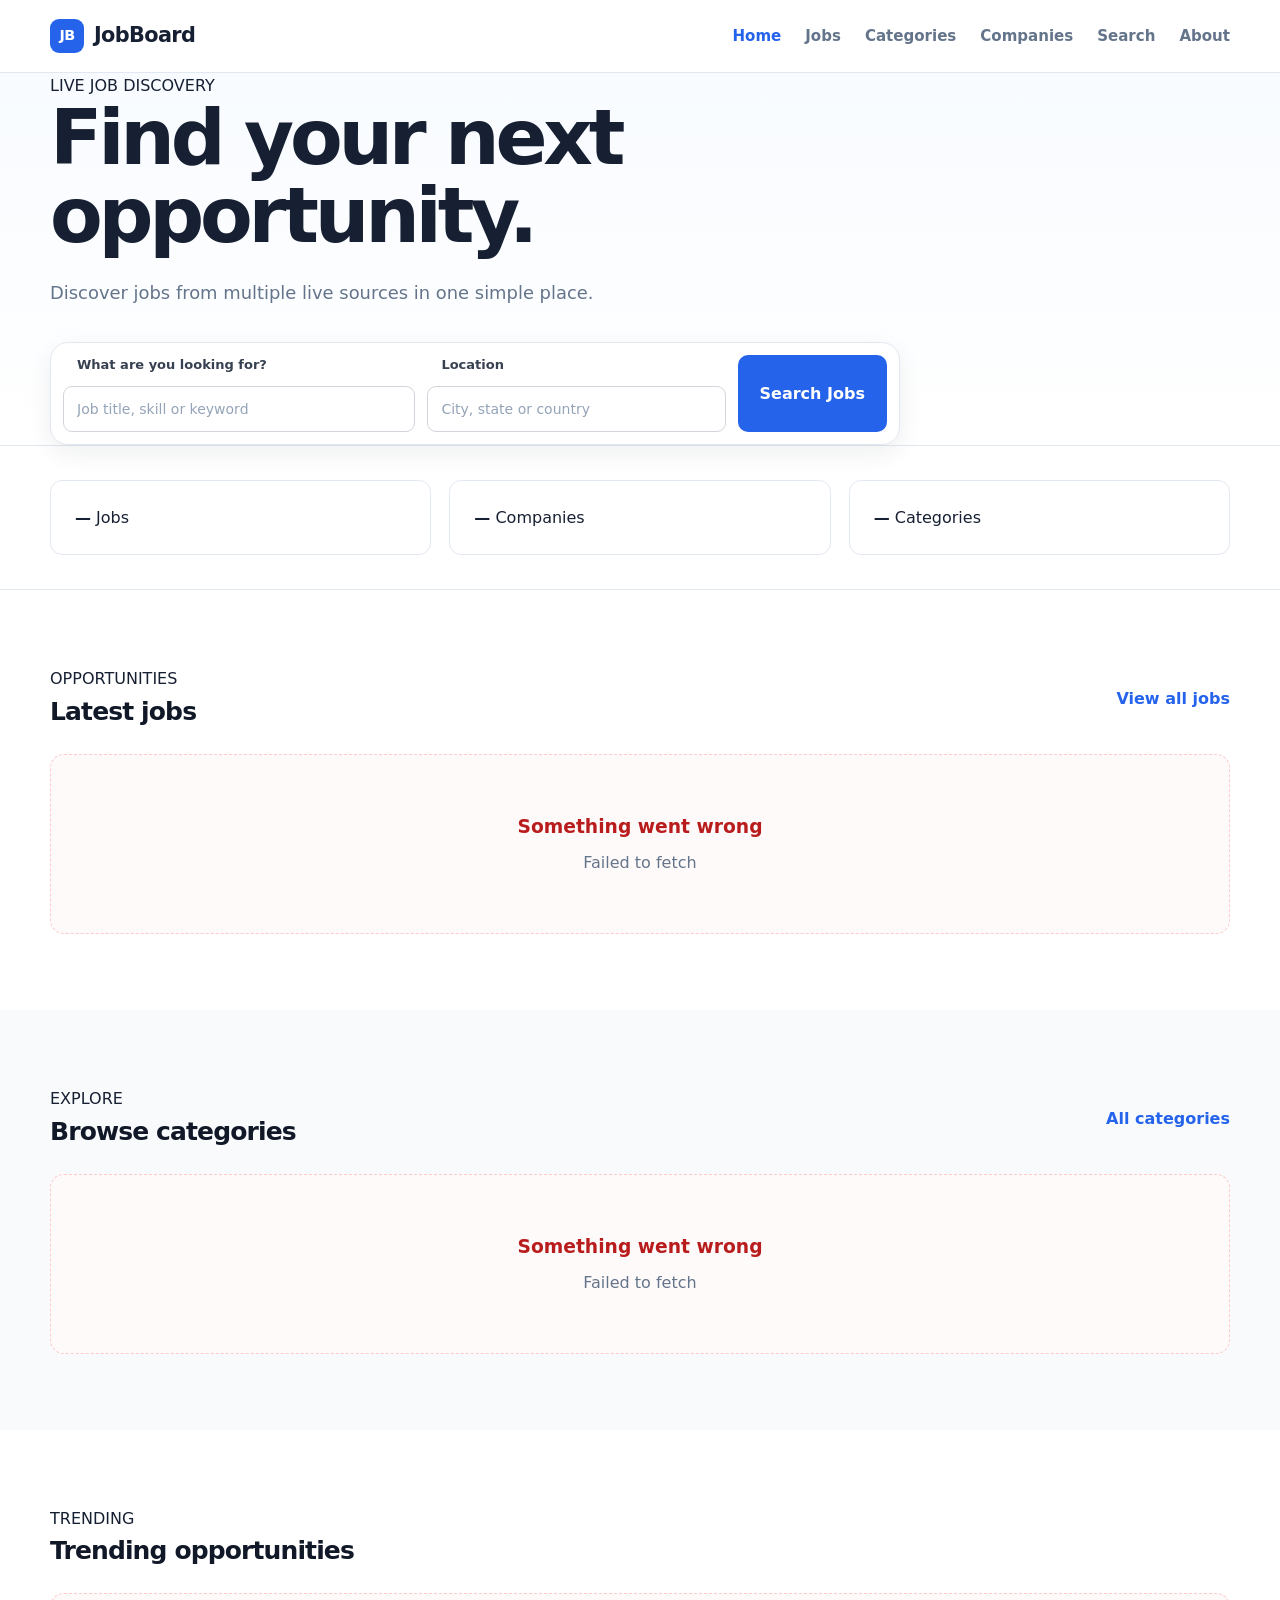
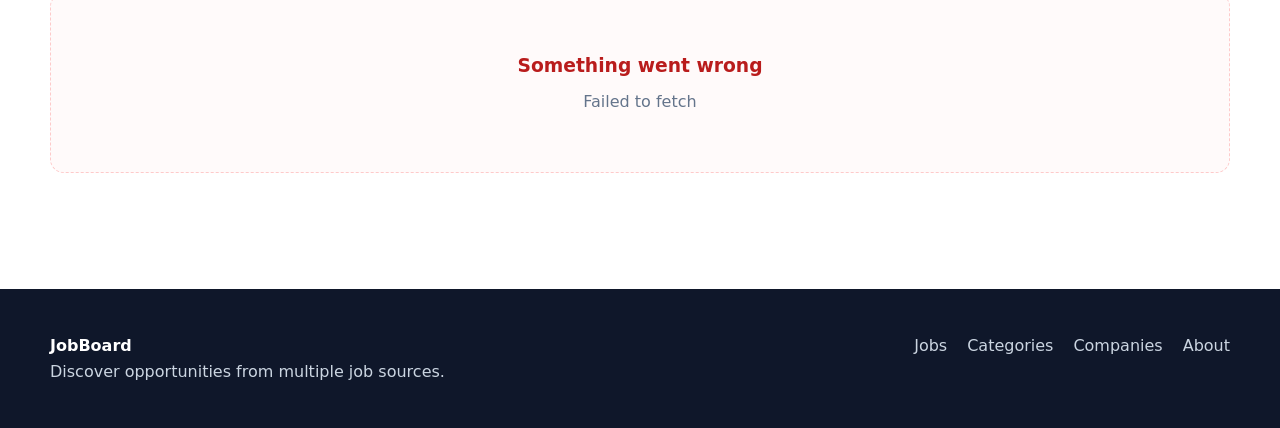
<file: frontend/index.html>
﻿<!DOCTYPE html>
<html lang="en">
<head>
    <meta charset="UTF-8">
    <meta name="viewport" content="width=device-width, initial-scale=1.0">

    <meta
        name="description"
        content="JobBoard - Discover live jobs, companies, categories and trending opportunities."
    >

    <title>JobBoard | Find Your Next Opportunity</title>

    <link rel="stylesheet" href="css/style.css">
    <link rel="stylesheet" href="css/components.css">
    <link rel="stylesheet" href="css/responsive.css">
</head>

<body>

    <header id="site-header"></header>

    <main>

        <section class="hero-section">

            <div class="container">

                <div class="hero-content">

                    <span class="eyebrow">
                        LIVE JOB DISCOVERY
                    </span>

                    <h1>
                        Find your next opportunity.
                    </h1>

                    <p>
                        Discover jobs from multiple live sources
                        in one simple place.
                    </p>


                    <form
                        id="home-search-form"
                        class="hero-search"
                    >

                        <div class="search-field">

                            <label for="home-keyword">
                                What are you looking for?
                            </label>

                            <input
                                id="home-keyword"
                                name="keyword"
                                type="text"
                                placeholder="Job title, skill or keyword"
                            >

                        </div>


                        <div class="search-field">

                            <label for="home-location">
                                Location
                            </label>

                            <input
                                id="home-location"
                                name="location"
                                type="text"
                                placeholder="City, state or country"
                            >

                        </div>


                        <button
                            type="submit"
                            class="button button-primary"
                        >
                            Search Jobs
                        </button>

                    </form>

                </div>

            </div>

        </section>


        <section class="stats-section">

            <div class="container">

                <div
                    id="home-stats"
                    class="stats-grid"
                >

                    <div class="stat-card">
                        <strong id="stat-jobs">—</strong>
                        <span>Jobs</span>
                    </div>

                    <div class="stat-card">
                        <strong id="stat-companies">—</strong>
                        <span>Companies</span>
                    </div>

                    <div class="stat-card">
                        <strong id="stat-categories">—</strong>
                        <span>Categories</span>
                    </div>

                </div>

            </div>

        </section>


        <section class="section">

            <div class="container">

                <div class="section-header">

                    <div>
                        <span class="eyebrow">
                            OPPORTUNITIES
                        </span>

                        <h2>
                            Latest jobs
                        </h2>
                    </div>

                    <a
                        href="jobs.html"
                        class="text-link"
                    >
                        View all jobs
                    </a>

                </div>


                <div
                    id="home-jobs"
                    class="jobs-grid"
                ></div>

            </div>

        </section>


        <section class="section section-muted">

            <div class="container">

                <div class="section-header">

                    <div>
                        <span class="eyebrow">
                            EXPLORE
                        </span>

                        <h2>
                            Browse categories
                        </h2>
                    </div>

                    <a
                        href="categories.html"
                        class="text-link"
                    >
                        All categories
                    </a>

                </div>


                <div
                    id="home-categories"
                    class="categories-grid"
                ></div>

            </div>

        </section>


        <section class="section">

            <div class="container">

                <div class="section-header">

                    <div>
                        <span class="eyebrow">
                            TRENDING
                        </span>

                        <h2>
                            Trending opportunities
                        </h2>
                    </div>

                </div>


                <div
                    id="home-trending"
                    class="jobs-grid"
                ></div>

            </div>

        </section>

    </main>

    <footer id="site-footer"></footer>


    <script src="js/api.js"></script>
    <script src="js/main.js"></script>
</body>
</html>
</file>
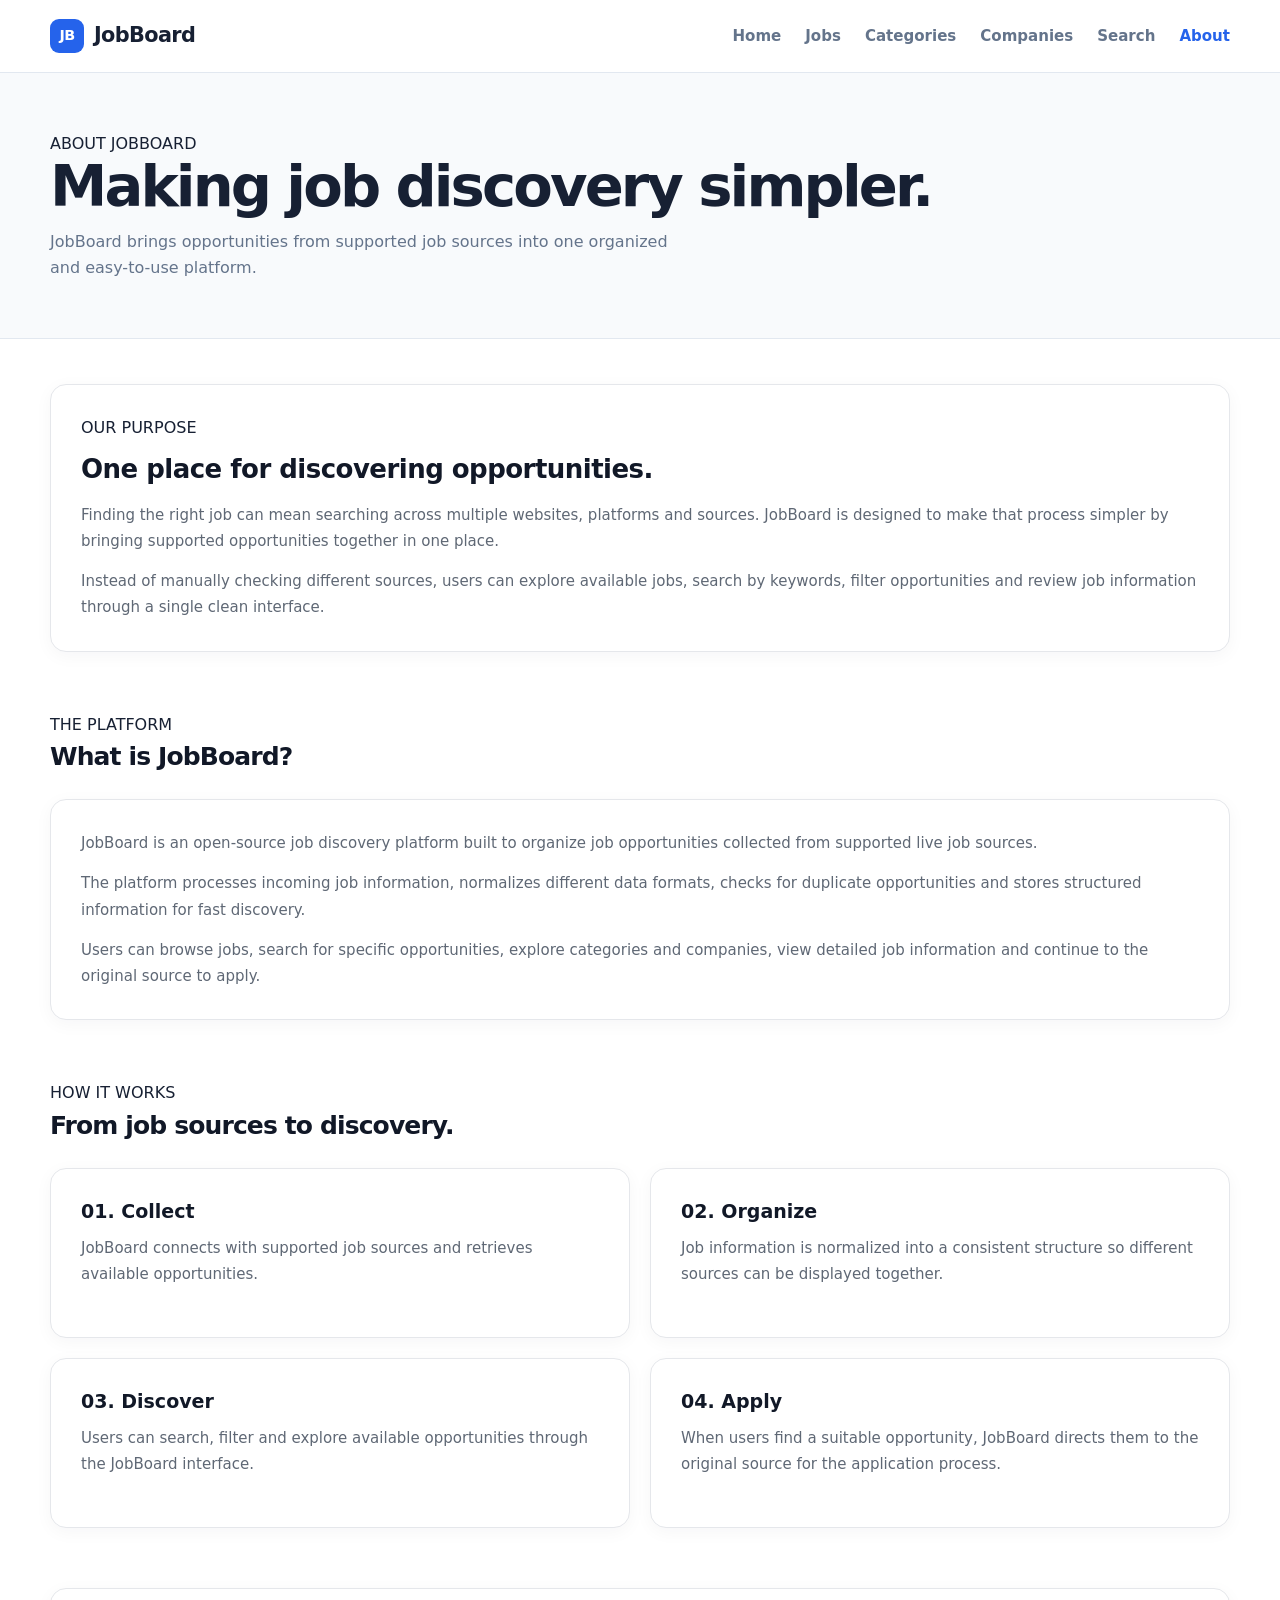
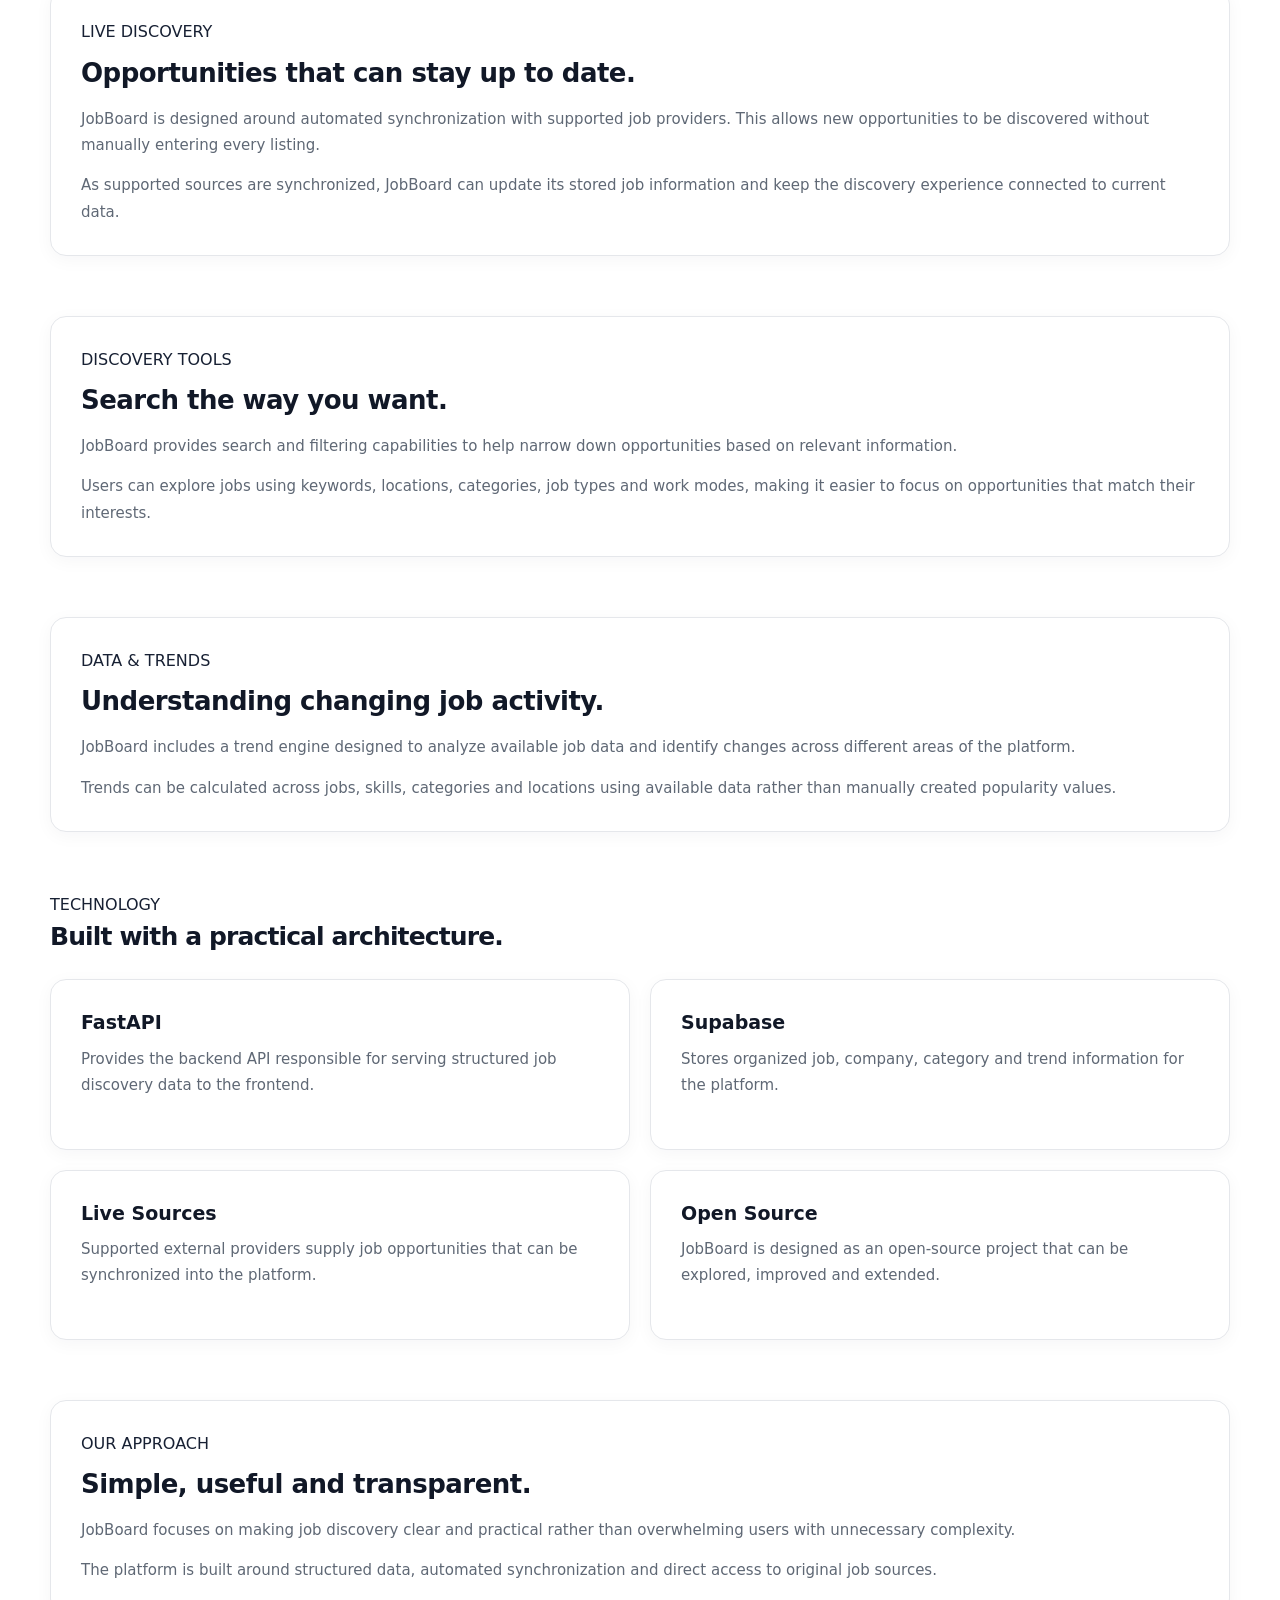
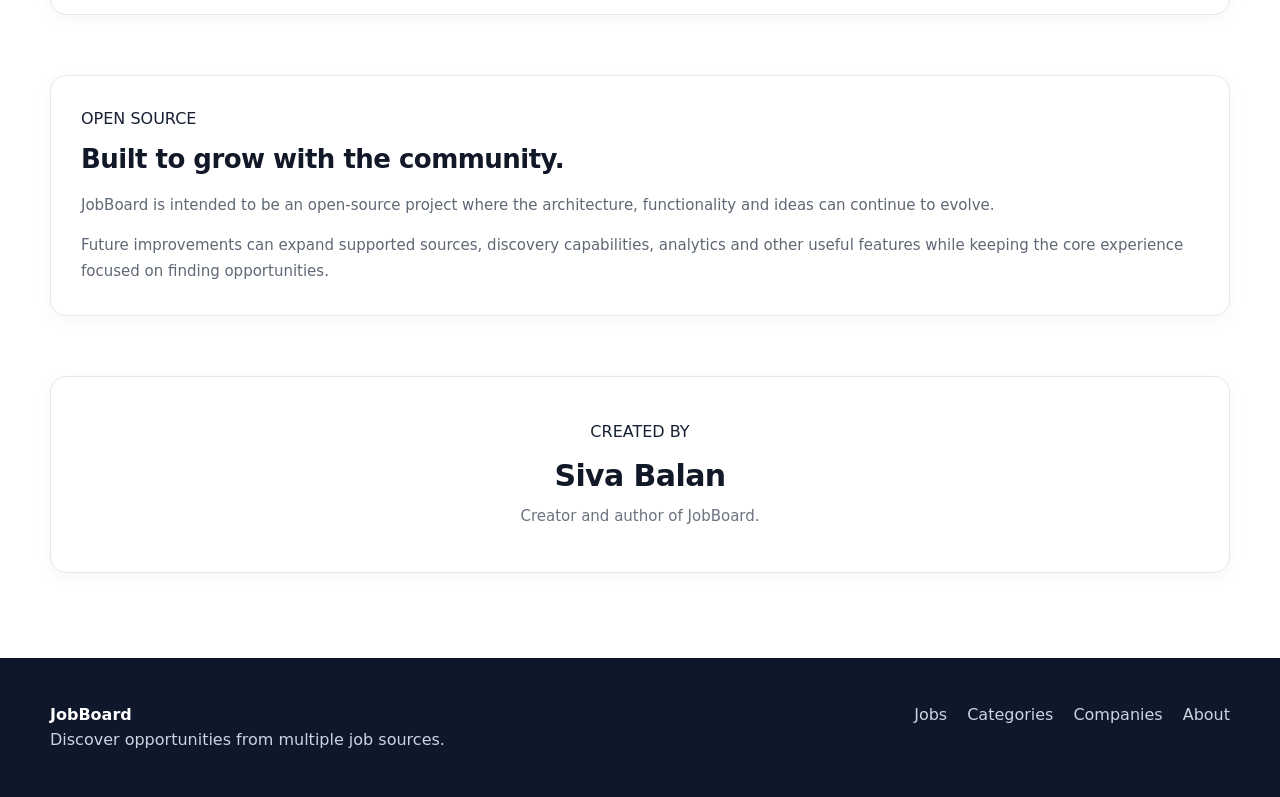
<file: frontend/about.html>
﻿<!DOCTYPE html>

<html lang="en"> <head>

<meta charset="UTF-8">

<meta
    name="viewport"
    content="width=device-width, initial-scale=1.0"
>

<meta
    name="description"
    content="Learn about JobBoard, an open-source platform for discovering live job opportunities."
>

<title>About | JobBoard</title>

<link rel="stylesheet" href="css/style.css">
<link rel="stylesheet" href="css/components.css">
<link rel="stylesheet" href="css/responsive.css">

</head>

<body>

<header id="site-header"></header>


<main class="page-container">


    <!-- PAGE INTRO -->

    <section class="page-header">

        <div class="container">

            <span class="eyebrow">
                ABOUT JOBBOARD
            </span>

            <h1>
                Making job discovery simpler.
            </h1>

            <p>
                JobBoard brings opportunities from supported job sources
                into one organized and easy-to-use platform.
            </p>

        </div>

    </section>


    <!-- INTRODUCTION -->

    <section class="section">

        <div class="container">

            <div class="content-card">

                <span class="eyebrow">
                    OUR PURPOSE
                </span>

                <h2>
                    One place for discovering opportunities.
                </h2>

                <p>
                    Finding the right job can mean searching across
                    multiple websites, platforms and sources. JobBoard
                    is designed to make that process simpler by bringing
                    supported opportunities together in one place.
                </p>

                <p>
                    Instead of manually checking different sources,
                    users can explore available jobs, search by keywords,
                    filter opportunities and review job information
                    through a single clean interface.
                </p>

            </div>

        </div>

    </section>


    <!-- WHAT IS JOBBOARD -->

    <section class="section">

        <div class="container">

            <div class="section-header">

                <div>

                    <span class="eyebrow">
                        THE PLATFORM
                    </span>

                    <h2>
                        What is JobBoard?
                    </h2>

                </div>

            </div>


            <div class="content-card">

                <p>
                    JobBoard is an open-source job discovery platform
                    built to organize job opportunities collected from
                    supported live job sources.
                </p>

                <p>
                    The platform processes incoming job information,
                    normalizes different data formats, checks for
                    duplicate opportunities and stores structured
                    information for fast discovery.
                </p>

                <p>
                    Users can browse jobs, search for specific
                    opportunities, explore categories and companies,
                    view detailed job information and continue to the
                    original source to apply.
                </p>

            </div>

        </div>

    </section>


    <!-- HOW IT WORKS -->

    <section class="section">

        <div class="container">

            <div class="section-header">

                <div>

                    <span class="eyebrow">
                        HOW IT WORKS
                    </span>

                    <h2>
                        From job sources to discovery.
                    </h2>

                </div>

            </div>


            <div class="content-grid">


                <div class="content-card">

                    <h3>
                        01. Collect
                    </h3>

                    <p>
                        JobBoard connects with supported job sources
                        and retrieves available opportunities.
                    </p>

                </div>


                <div class="content-card">

                    <h3>
                        02. Organize
                    </h3>

                    <p>
                        Job information is normalized into a consistent
                        structure so different sources can be displayed
                        together.
                    </p>

                </div>


                <div class="content-card">

                    <h3>
                        03. Discover
                    </h3>

                    <p>
                        Users can search, filter and explore available
                        opportunities through the JobBoard interface.
                    </p>

                </div>


                <div class="content-card">

                    <h3>
                        04. Apply
                    </h3>

                    <p>
                        When users find a suitable opportunity,
                        JobBoard directs them to the original source
                        for the application process.
                    </p>

                </div>


            </div>

        </div>

    </section>


    <!-- LIVE JOB DISCOVERY -->

    <section class="section">

        <div class="container">

            <div class="content-card">

                <span class="eyebrow">
                    LIVE DISCOVERY
                </span>

                <h2>
                    Opportunities that can stay up to date.
                </h2>

                <p>
                    JobBoard is designed around automated synchronization
                    with supported job providers. This allows new
                    opportunities to be discovered without manually
                    entering every listing.
                </p>

                <p>
                    As supported sources are synchronized, JobBoard can
                    update its stored job information and keep the
                    discovery experience connected to current data.
                </p>

            </div>

        </div>

    </section>


    <!-- SEARCH AND FILTERS -->

    <section class="section">

        <div class="container">

            <div class="content-card">

                <span class="eyebrow">
                    DISCOVERY TOOLS
                </span>

                <h2>
                    Search the way you want.
                </h2>

                <p>
                    JobBoard provides search and filtering capabilities
                    to help narrow down opportunities based on relevant
                    information.
                </p>

                <p>
                    Users can explore jobs using keywords, locations,
                    categories, job types and work modes, making it easier
                    to focus on opportunities that match their interests.
                </p>

            </div>

        </div>

    </section>


    <!-- TRENDS -->

    <section class="section">

        <div class="container">

            <div class="content-card">

                <span class="eyebrow">
                    DATA & TRENDS
                </span>

                <h2>
                    Understanding changing job activity.
                </h2>

                <p>
                    JobBoard includes a trend engine designed to analyze
                    available job data and identify changes across
                    different areas of the platform.
                </p>

                <p>
                    Trends can be calculated across jobs, skills,
                    categories and locations using available data rather
                    than manually created popularity values.
                </p>

            </div>

        </div>

    </section>


    <!-- TECHNOLOGY -->

    <section class="section">

        <div class="container">

            <div class="section-header">

                <div>

                    <span class="eyebrow">
                        TECHNOLOGY
                    </span>

                    <h2>
                        Built with a practical architecture.
                    </h2>

                </div>

            </div>


            <div class="content-grid">


                <div class="content-card">

                    <h3>
                        FastAPI
                    </h3>

                    <p>
                        Provides the backend API responsible for serving
                        structured job discovery data to the frontend.
                    </p>

                </div>


                <div class="content-card">

                    <h3>
                        Supabase
                    </h3>

                    <p>
                        Stores organized job, company, category and
                        trend information for the platform.
                    </p>

                </div>


                <div class="content-card">

                    <h3>
                        Live Sources
                    </h3>

                    <p>
                        Supported external providers supply job
                        opportunities that can be synchronized into
                        the platform.
                    </p>

                </div>


                <div class="content-card">

                    <h3>
                        Open Source
                    </h3>

                    <p>
                        JobBoard is designed as an open-source project
                        that can be explored, improved and extended.
                    </p>

                </div>


            </div>

        </div>

    </section>


    <!-- PRINCIPLES -->

    <section class="section">

        <div class="container">

            <div class="content-card">

                <span class="eyebrow">
                    OUR APPROACH
                </span>

                <h2>
                    Simple, useful and transparent.
                </h2>

                <p>
                    JobBoard focuses on making job discovery clear and
                    practical rather than overwhelming users with
                    unnecessary complexity.
                </p>

                <p>
                    The platform is built around structured data,
                    automated synchronization and direct access to
                    original job sources.
                </p>

            </div>

        </div>

    </section>


    <!-- OPEN SOURCE -->

    <section class="section">

        <div class="container">

            <div class="content-card">

                <span class="eyebrow">
                    OPEN SOURCE
                </span>

                <h2>
                    Built to grow with the community.
                </h2>

                <p>
                    JobBoard is intended to be an open-source project
                    where the architecture, functionality and ideas can
                    continue to evolve.
                </p>

                <p>
                    Future improvements can expand supported sources,
                    discovery capabilities, analytics and other useful
                    features while keeping the core experience focused
                    on finding opportunities.
                </p>

            </div>

        </div>

    </section>


    <!-- AUTHOR -->

    <section class="section">

        <div class="container">

            <div class="content-card author-card">

                <span class="eyebrow">
                    CREATED BY
                </span>

                <h2>
                    Siva Balan
                </h2>

                <p>
                    Creator and author of JobBoard.
                </p>

            </div>

        </div>

    </section>


</main>


<footer id="site-footer"></footer>


<script src="js/api.js"></script>
<script src="js/main.js"></script>

</body> </html>
</file>
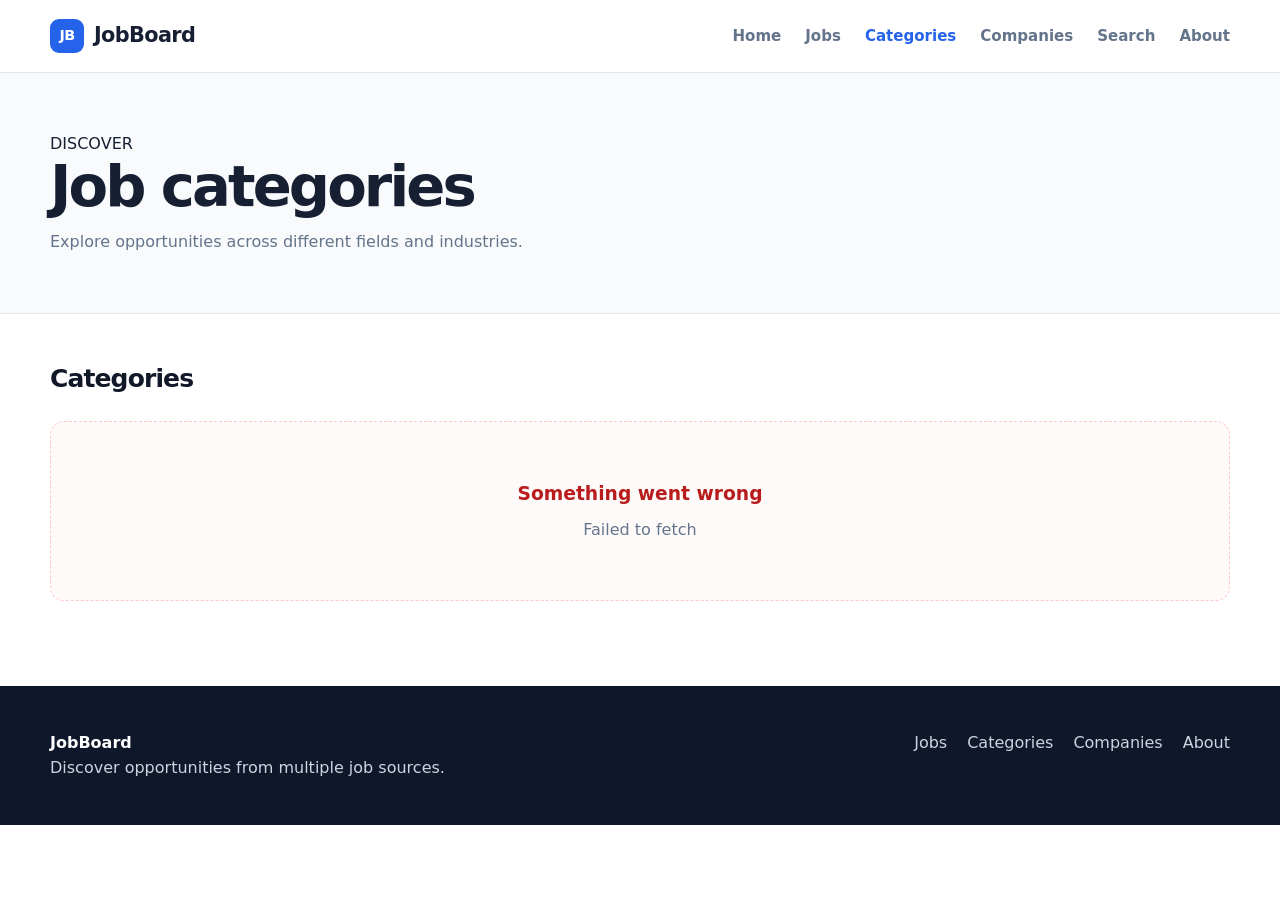
<file: frontend/categories.html>
﻿<!DOCTYPE html>
<html lang="en">
<head>

    <meta charset="UTF-8">

    <meta
        name="viewport"
        content="width=device-width, initial-scale=1.0"
    >

    <title>Categories | JobBoard</title>

    <link rel="stylesheet" href="css/style.css">
    <link rel="stylesheet" href="css/components.css">
    <link rel="stylesheet" href="css/responsive.css">

</head>

<body>

    <header id="site-header"></header>


    <main class="page-container">

        <section class="page-header">

            <div class="container">

                <span class="eyebrow">
                    DISCOVER
                </span>

                <h1>
                    Job categories
                </h1>

                <p>
                    Explore opportunities across different fields and industries.
                </p>

            </div>

        </section>


        <section class="section">

            <div class="container">

                <div class="section-header">

                    <h2>
                        Categories
                    </h2>

                    <span id="categories-count"></span>

                </div>


                <div
                    id="categoriesContainer"
                    class="categories-grid"
                ></div>

            </div>

        </section>

    </main>


    <footer id="site-footer"></footer>


    <script src="js/api.js"></script>
    <script src="js/main.js"></script>
    <script src="js/categories.js"></script>

</body>
</html>
</file>
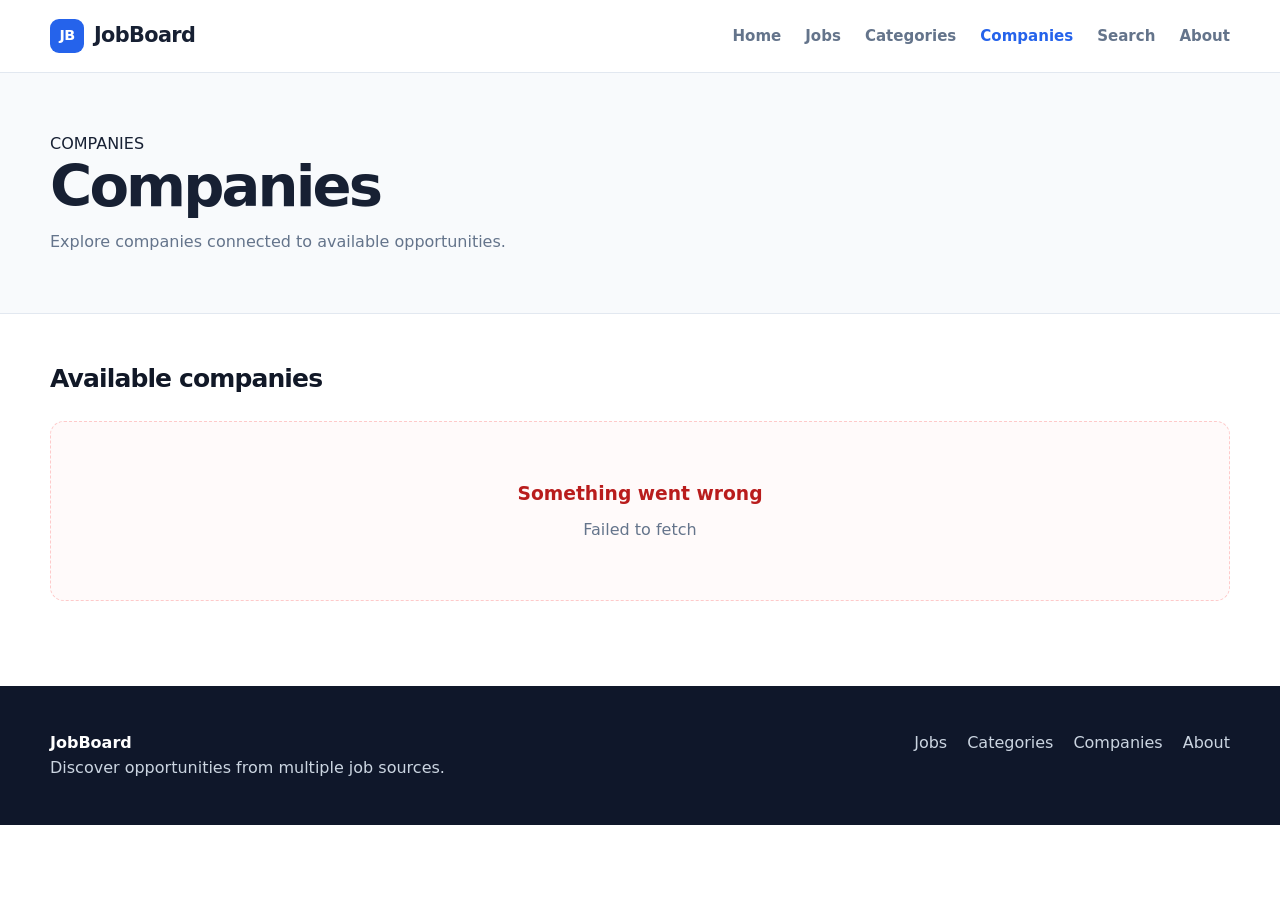
<file: frontend/companies.html>
﻿<!DOCTYPE html>
<html lang="en">
<head>

    <meta charset="UTF-8">

    <meta
        name="viewport"
        content="width=device-width, initial-scale=1.0"
    >

    <title>Companies | JobBoard</title>

    <link rel="stylesheet" href="css/style.css">
    <link rel="stylesheet" href="css/components.css">
    <link rel="stylesheet" href="css/responsive.css">

</head>

<body>

    <header id="site-header"></header>


    <main class="page-container">

        <section class="page-header">

            <div class="container">

                <span class="eyebrow">
                    COMPANIES
                </span>

                <h1>
                    Companies
                </h1>

                <p>
                    Explore companies connected to available opportunities.
                </p>

            </div>

        </section>


        <section class="section">

            <div class="container">

                <div class="section-header">

                    <h2>
                        Available companies
                    </h2>

                    <span id="companies-count"></span>

                </div>


                <div
                    id="companiesContainer"
                    class="companies-grid"
                ></div>

            </div>

        </section>

    </main>


    <footer id="site-footer"></footer>


    <script src="js/api.js"></script>
    <script src="js/main.js"></script>
    <script src="js/companies.js"></script>

</body>
</html>
</file>
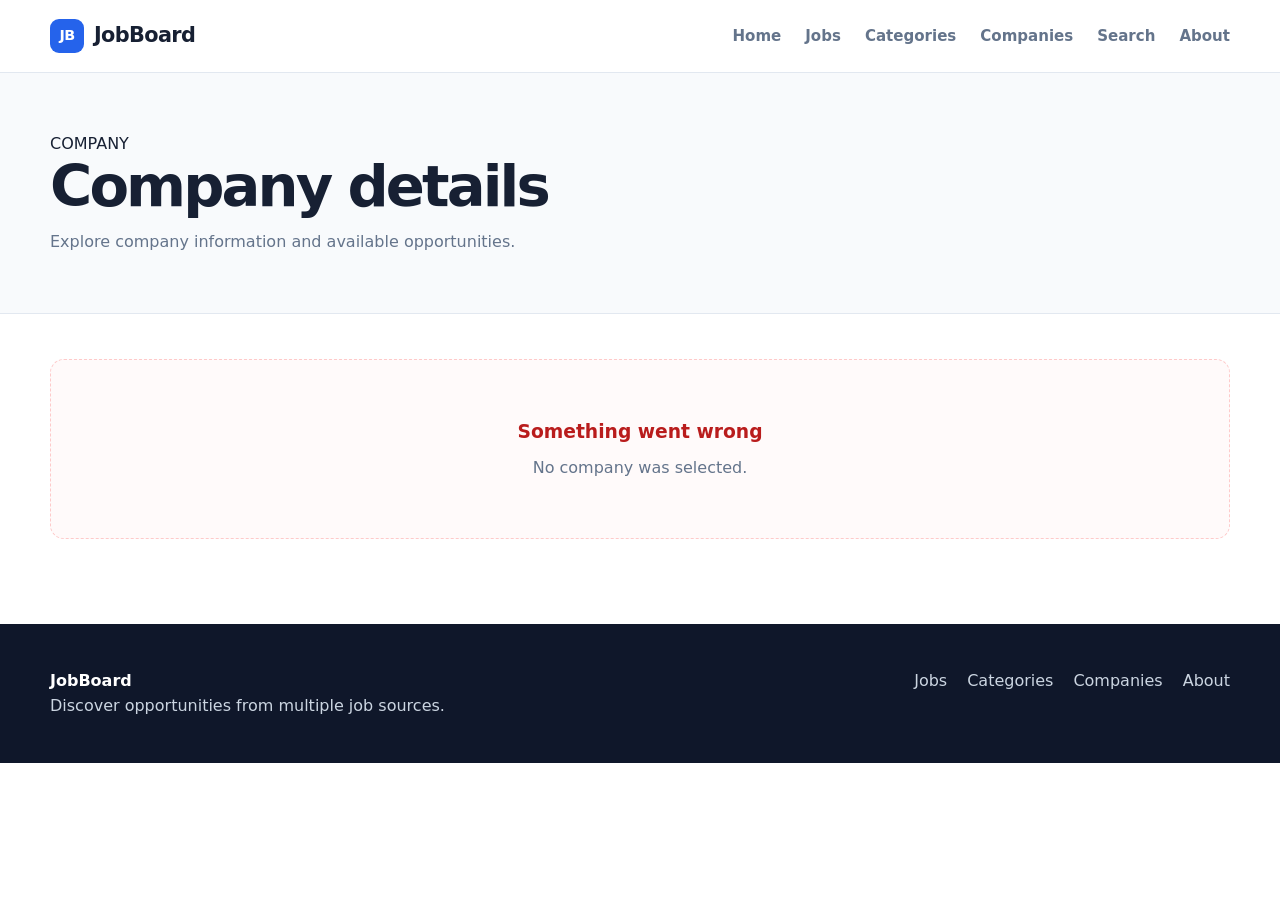
<file: frontend/company-details.html>
﻿<!DOCTYPE html>
<html lang="en">
<head>

    <meta charset="UTF-8">

    <meta
        name="viewport"
        content="width=device-width, initial-scale=1.0"
    >

    <title>Company Details | JobBoard</title>

    <link rel="stylesheet" href="css/style.css">
    <link rel="stylesheet" href="css/components.css">
    <link rel="stylesheet" href="css/responsive.css">

</head>

<body>

    <header id="site-header"></header>


    <main class="page-container">

        <section class="page-header">

            <div class="container">

                <span class="eyebrow">
                    COMPANY
                </span>

                <h1>
                    Company details
                </h1>

                <p>
                    Explore company information and available opportunities.
                </p>

            </div>

        </section>


        <section class="section">

            <div class="container">

                <div id="companyDetails"></div>

            </div>

        </section>

    </main>


    <footer id="site-footer"></footer>


    <script src="js/api.js"></script>
    <script src="js/main.js"></script>
    <script src="js/company-details.js"></script>

</body>
</html>
</file>
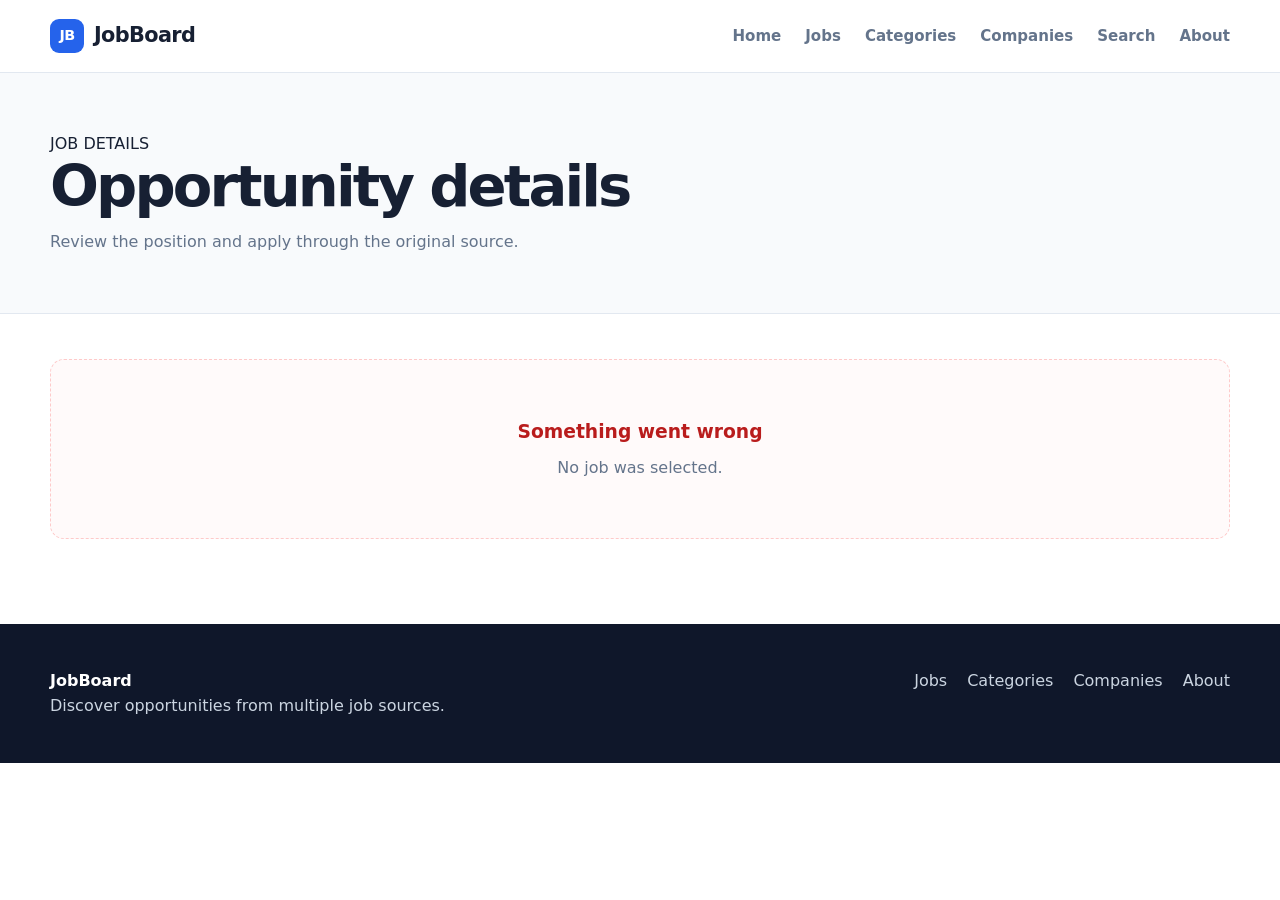
<file: frontend/job-details.html>
﻿<!DOCTYPE html>
<html lang="en">
<head>

    <meta charset="UTF-8">

    <meta
        name="viewport"
        content="width=device-width, initial-scale=1.0"
    >

    <title>Job Details | JobBoard</title>

    <link rel="stylesheet" href="css/style.css">
    <link rel="stylesheet" href="css/components.css">
    <link rel="stylesheet" href="css/responsive.css">

</head>

<body>

    <header id="site-header"></header>


    <main class="page-container">

        <section class="page-header">

            <div class="container">

                <span class="eyebrow">
                    JOB DETAILS
                </span>

                <h1>
                    Opportunity details
                </h1>

                <p>
                    Review the position and apply through the original source.
                </p>

            </div>

        </section>


        <section class="section">

            <div class="container">

                <div id="jobDetails"></div>

            </div>

        </section>

    </main>


    <footer id="site-footer"></footer>


    <script src="js/api.js"></script>
    <script src="js/main.js"></script>
    <script src="js/job-details.js"></script>

</body>
</html>
</file>
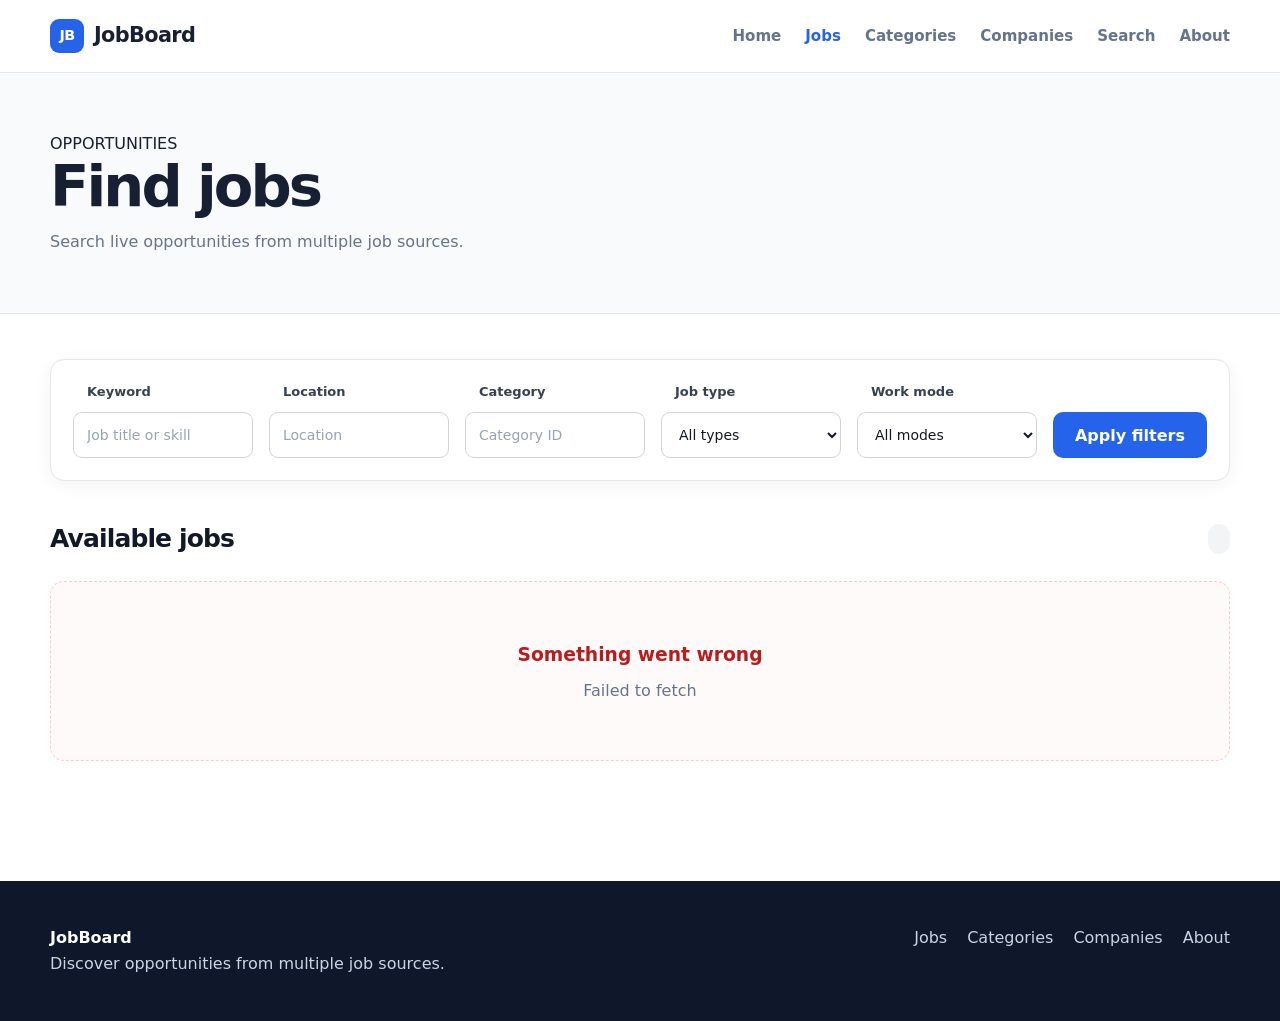
<file: frontend/jobs.html>
﻿<!DOCTYPE html>
<html lang="en">
<head>

    <meta charset="UTF-8">
    <meta
        name="viewport"
        content="width=device-width, initial-scale=1.0"
    >

    <title>Jobs | JobBoard</title>

    <link rel="stylesheet" href="css/style.css">
    <link rel="stylesheet" href="css/components.css">
    <link rel="stylesheet" href="css/responsive.css">

</head>

<body>

    <header id="site-header"></header>


    <main class="page-container">

        <section class="page-header">

            <div class="container">

                <span class="eyebrow">
                    OPPORTUNITIES
                </span>

                <h1>
                    Find jobs
                </h1>

                <p>
                    Search live opportunities from multiple job sources.
                </p>

            </div>

        </section>


        <section class="section">

            <div class="container">

                <form
                    id="jobs-filter-form"
                    class="filter-bar"
                >

                    <div class="search-field">

                        <label for="jobs-keyword">
                            Keyword
                        </label>

                        <input
                            id="jobs-keyword"
                            type="text"
                            placeholder="Job title or skill"
                        >

                    </div>


                    <div class="search-field">

                        <label for="jobs-location">
                            Location
                        </label>

                        <input
                            id="jobs-location"
                            type="text"
                            placeholder="Location"
                        >

                    </div>


                    <div class="search-field">

                        <label for="jobs-category">
                            Category
                        </label>

                        <input
                            id="jobs-category"
                            type="text"
                            placeholder="Category ID"
                        >

                    </div>


                    <div class="search-field">

                        <label for="jobs-type">
                            Job type
                        </label>

                        <select id="jobs-type">

                            <option value="">
                                All types
                            </option>

                            <option value="full-time">
                                Full time
                            </option>

                            <option value="part-time">
                                Part time
                            </option>

                            <option value="contract">
                                Contract
                            </option>

                            <option value="freelance">
                                Freelance
                            </option>

                        </select>

                    </div>


                    <div class="search-field">

                        <label for="jobs-mode">
                            Work mode
                        </label>

                        <select id="jobs-mode">

                            <option value="">
                                All modes
                            </option>

                            <option value="remote">
                                Remote
                            </option>

                            <option value="hybrid">
                                Hybrid
                            </option>

                            <option value="onsite">
                                On-site
                            </option>

                        </select>

                    </div>


                    <button
                        type="submit"
                        class="button button-primary"
                    >
                        Apply filters
                    </button>

                </form>


                <div class="section-header">

                    <h2>
                        Available jobs
                    </h2>

                    <span id="jobs-count"></span>

                </div>


                <div
                    id="jobsContainer"
                    class="jobs-grid"
                ></div>


                <div
                    id="jobs-pagination"
                    class="pagination"
                ></div>

            </div>

        </section>

    </main>


    <footer id="site-footer"></footer>


    <script src="js/api.js"></script>
    <script src="js/main.js"></script>
    <script src="js/jobs.js"></script>

</body>
</html>
</file>
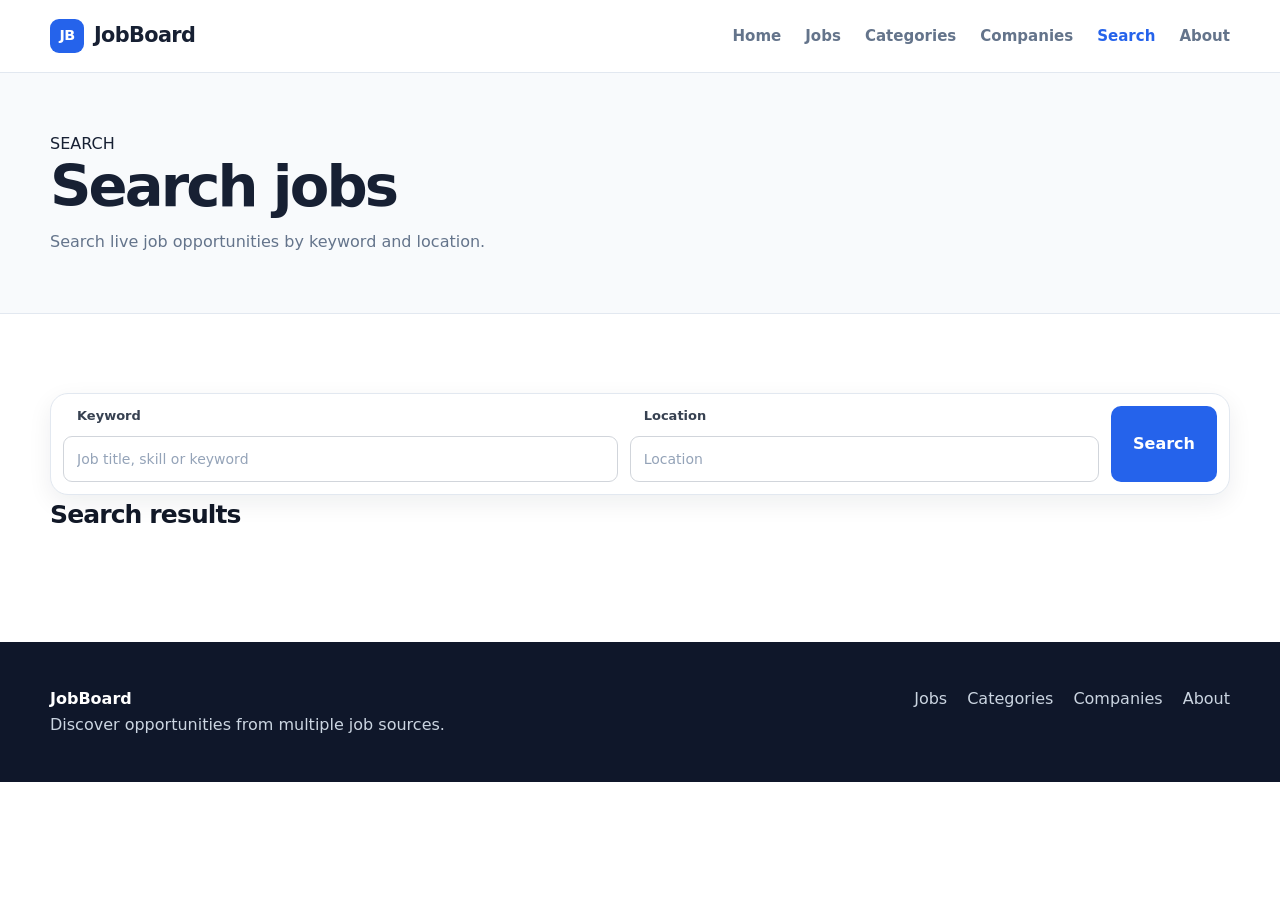
<file: frontend/search.html>
﻿<!DOCTYPE html>
<html lang="en">
<head>

    <meta charset="UTF-8">

    <meta
        name="viewport"
        content="width=device-width, initial-scale=1.0"
    >

    <title>Search Jobs | JobBoard</title>

    <link rel="stylesheet" href="css/style.css">
    <link rel="stylesheet" href="css/components.css">
    <link rel="stylesheet" href="css/responsive.css">

</head>

<body>

    <header id="site-header"></header>


    <main class="page-container">

        <section class="page-header">

            <div class="container">

                <span class="eyebrow">
                    SEARCH
                </span>

                <h1>
                    Search jobs
                </h1>

                <p>
                    Search live job opportunities by keyword and location.
                </p>

            </div>

        </section>


        <section class="section">

            <div class="container">

                <form
                    id="search-form"
                    class="hero-search"
                >

                    <div class="search-field">

                        <label for="keyword">
                            Keyword
                        </label>

                        <input
                            id="keyword"
                            name="keyword"
                            type="text"
                            placeholder="Job title, skill or keyword"
                        >

                    </div>


                    <div class="search-field">

                        <label for="location">
                            Location
                        </label>

                        <input
                            id="location"
                            name="location"
                            type="text"
                            placeholder="Location"
                        >

                    </div>


                    <button
                        type="submit"
                        class="button button-primary"
                    >
                        Search
                    </button>

                </form>


                <div class="section-header">

                    <h2>
                        Search results
                    </h2>

                    <span id="search-count"></span>

                </div>


                <div
                    id="jobResults"
                    class="jobs-grid"
                ></div>

            </div>

        </section>

    </main>


    <footer id="site-footer"></footer>


    <script src="js/api.js"></script>
    <script src="js/main.js"></script>
    <script src="js/search.js"></script>

</body>
</html>
</file>
<file: frontend/css/style.css>
﻿/* =========================================================
   JOBBOARD - CORE STYLES
   ========================================================= */

:root {
    --primary: #2563eb;
    --primary-dark: #1d4ed8;
    --text: #172033;
    --text-muted: #64748b;
    --border: #e2e8f0;
    --background: #ffffff;
    --surface: #f8fafc;
    --surface-dark: #f1f5f9;
    --success: #15803d;
    --danger: #dc2626;
    --warning: #b45309;
    --radius: 12px;
    --radius-lg: 18px;
    --shadow: 0 8px 25px rgba(15, 23, 42, 0.07);
    --container: 1180px;
}

* {
    box-sizing: border-box;
    margin: 0;
    padding: 0;
}

html {
    scroll-behavior: smooth;
}

body {
    font-family:
        Inter,
        ui-sans-serif,
        system-ui,
        -apple-system,
        BlinkMacSystemFont,
        "Segoe UI",
        sans-serif;

    background: var(--background);
    color: var(--text);
    line-height: 1.6;
    min-height: 100vh;
}

a {
    color: inherit;
    text-decoration: none;
}

button,
input,
select,
textarea {
    font: inherit;
}

button {
    cursor: pointer;
}

img {
    max-width: 100%;
    display: block;
}

.container {
    width: min(100% - 40px, var(--container));
    margin-inline: auto;
}


/* =========================================================
   HEADER
   ========================================================= */

.site-header {
    background: #ffffff;
    border-bottom: 1px solid var(--border);
    position: sticky;
    top: 0;
    z-index: 1000;
}

.header-inner {
    min-height: 72px;
    display: flex;
    align-items: center;
    justify-content: space-between;
    gap: 30px;
}

.brand {
    display: inline-flex;
    align-items: center;
    gap: 10px;
    font-size: 1.3rem;
    font-weight: 800;
    letter-spacing: -0.03em;
}

.brand-mark {
    width: 34px;
    height: 34px;
    border-radius: 9px;
    display: grid;
    place-items: center;
    background: var(--primary);
    color: white;
    font-size: 0.9rem;
    font-weight: 800;
}

.main-navigation {
    display: flex;
    align-items: center;
    gap: 24px;
}

.main-navigation a {
    color: var(--text-muted);
    font-size: 0.94rem;
    font-weight: 600;
    transition: color 0.2s ease;
}

.main-navigation a:hover,
.main-navigation a.active {
    color: var(--primary);
}


/* =========================================================
   HERO
   ========================================================= */

.hero-section {
    background:
        linear-gradient(
            180deg,
            #f8fbff 0%,
            #ffffff 100%
        );

    border-bottom: 1px solid var(--border);
}

.hero-container {
    padding-top: 90px;
    padding-bottom: 90px;
}

.hero-content {
    max-width: 850px;
}

.hero-label,
.section-eyebrow {
    display: inline-block;
    color: var(--primary);
    font-size: 0.76rem;
    font-weight: 800;
    letter-spacing: 0.12em;
    margin-bottom: 12px;
}

.hero-content h1 {
    font-size: clamp(2.6rem, 6vw, 5rem);
    line-height: 1.02;
    letter-spacing: -0.055em;
    max-width: 800px;
}

.hero-content h1 span {
    color: var(--primary);
}

.hero-content > p {
    margin-top: 24px;
    max-width: 650px;
    color: var(--text-muted);
    font-size: 1.12rem;
}


/* =========================================================
   SEARCH
   ========================================================= */

.hero-search,
.search-panel,
.filter-panel {
    margin-top: 34px;
    display: grid;
    grid-template-columns: 1.3fr 1.1fr auto;
    gap: 12px;
    padding: 12px;
    background: white;
    border: 1px solid var(--border);
    border-radius: var(--radius-lg);
    box-shadow: var(--shadow);
}

.search-field,
.filter-field {
    display: flex;
    flex-direction: column;
    justify-content: center;
    min-width: 0;
}

.search-field label,
.filter-field label {
    color: var(--text-muted);
    font-size: 0.75rem;
    font-weight: 700;
    margin: 0 14px 3px;
}

.search-field input,
.filter-field input,
.filter-field select {
    width: 100%;
    min-height: 44px;
    border: 0;
    outline: none;
    background: transparent;
    padding: 5px 14px;
    color: var(--text);
}

.search-field input::placeholder,
.filter-field input::placeholder {
    color: #94a3b8;
}

.search-field:focus-within,
.filter-field:focus-within {
    background: var(--surface);
    border-radius: 9px;
}


/* =========================================================
   BUTTONS
   ========================================================= */

.button {
    min-height: 46px;
    border: 0;
    border-radius: 10px;
    padding: 0 22px;
    font-weight: 750;
    transition:
        transform 0.2s ease,
        background 0.2s ease,
        box-shadow 0.2s ease;
}

.button:hover {
    transform: translateY(-1px);
}

.button-primary {
    background: var(--primary);
    color: white;
}

.button-primary:hover {
    background: var(--primary-dark);
    box-shadow: 0 8px 18px rgba(37, 99, 235, 0.22);
}

.button-secondary {
    background: var(--surface-dark);
    color: var(--text);
}

.button-outline {
    background: transparent;
    color: var(--primary);
    border: 1px solid var(--primary);
}


/* =========================================================
   STATS
   ========================================================= */

.stats-section {
    padding: 34px 0;
    border-bottom: 1px solid var(--border);
}

.stats-grid {
    display: grid;
    grid-template-columns: repeat(3, 1fr);
    gap: 18px;
}

.stat-card {
    padding: 24px;
    background: white;
    border: 1px solid var(--border);
    border-radius: var(--radius);
}

.stat-value {
    display: block;
    font-size: 2rem;
    line-height: 1.1;
    font-weight: 800;
}

.stat-label {
    display: block;
    color: var(--text-muted);
    margin-top: 6px;
}


/* =========================================================
   SECTIONS
   ========================================================= */

.section {
    padding: 76px 0;
}

.section-muted {
    background: var(--surface);
}

.section-header,
.results-header {
    display: flex;
    align-items: flex-end;
    justify-content: space-between;
    gap: 20px;
    margin-bottom: 28px;
}

.section-header h2,
.results-header h2 {
    font-size: clamp(1.6rem, 3vw, 2.15rem);
    letter-spacing: -0.035em;
}

.text-link {
    color: var(--primary);
    font-weight: 700;
    white-space: nowrap;
}

.text-link:hover {
    text-decoration: underline;
}


/* =========================================================
   PAGE HEADER
   ========================================================= */

.page-header {
    background: var(--surface);
    border-bottom: 1px solid var(--border);
    padding: 58px 0;
}

.page-header h1 {
    font-size: clamp(2.2rem, 5vw, 3.6rem);
    letter-spacing: -0.05em;
    line-height: 1.05;
}

.page-header p {
    margin-top: 12px;
    color: var(--text-muted);
    max-width: 650px;
}


/* =========================================================
   GRID SYSTEM
   ========================================================= */

.jobs-grid {
    display: grid;
    grid-template-columns: repeat(3, minmax(0, 1fr));
    gap: 20px;
}

.companies-grid {
    display: grid;
    grid-template-columns: repeat(4, minmax(0, 1fr));
    gap: 18px;
}

.categories-grid {
    display: grid;
    grid-template-columns: repeat(4, minmax(0, 1fr));
    gap: 18px;
}


/* =========================================================
   JOB CARD
   ========================================================= */

.job-card {
    background: white;
    border: 1px solid var(--border);
    border-radius: var(--radius);
    padding: 22px;
    display: flex;
    flex-direction: column;
    min-height: 245px;
    transition:
        transform 0.2s ease,
        box-shadow 0.2s ease,
        border-color 0.2s ease;
}

.job-card:hover {
    transform: translateY(-3px);
    border-color: #bfdbfe;
    box-shadow: var(--shadow);
}

.job-card-top {
    display: flex;
    justify-content: space-between;
    gap: 14px;
}

.job-card h3 {
    font-size: 1.08rem;
    line-height: 1.35;
    letter-spacing: -0.015em;
}

.job-card h3 a:hover {
    color: var(--primary);
}

.job-company {
    margin-top: 7px;
    color: var(--text-muted);
    font-size: 0.9rem;
}

.job-meta {
    display: flex;
    flex-wrap: wrap;
    gap: 7px;
    margin-top: 16px;
}

.job-meta span,
.job-tag {
    display: inline-flex;
    align-items: center;
    padding: 5px 9px;
    background: var(--surface);
    border-radius: 7px;
    color: var(--text-muted);
    font-size: 0.76rem;
    font-weight: 650;
}

.job-description {
    color: var(--text-muted);
    font-size: 0.88rem;
    margin-top: 16px;
    display: -webkit-box;
    -webkit-line-clamp: 3;
    -webkit-box-orient: vertical;
    overflow: hidden;
}

.job-card-footer {
    margin-top: auto;
    padding-top: 18px;
    display: flex;
    align-items: center;
    justify-content: space-between;
    gap: 12px;
}

.job-date {
    color: var(--text-muted);
    font-size: 0.78rem;
}

.job-apply {
    color: var(--primary);
    font-size: 0.86rem;
    font-weight: 750;
}


/* =========================================================
   COMPANY CARD
   ========================================================= */

.company-card {
    background: white;
    border: 1px solid var(--border);
    border-radius: var(--radius);
    padding: 22px;
    transition:
        transform 0.2s ease,
        box-shadow 0.2s ease;
}

.company-card:hover {
    transform: translateY(-2px);
    box-shadow: var(--shadow);
}

.company-logo {
    width: 52px;
    height: 52px;
    border-radius: 12px;
    object-fit: cover;
    background: var(--surface);
    margin-bottom: 16px;
}

.company-card h3 {
    font-size: 1rem;
}

.company-card p {
    color: var(--text-muted);
    font-size: 0.84rem;
    margin-top: 5px;
}


/* =========================================================
   CATEGORY CARD
   ========================================================= */

.category-card {
    display: block;
    background: white;
    border: 1px solid var(--border);
    border-radius: var(--radius);
    padding: 24px;
    transition:
        transform 0.2s ease,
        box-shadow 0.2s ease,
        border-color 0.2s ease;
}

.category-card:hover {
    transform: translateY(-2px);
    border-color: #bfdbfe;
    box-shadow: var(--shadow);
}

.category-card h3 {
    font-size: 1rem;
}

.category-card p {
    color: var(--text-muted);
    margin-top: 6px;
    font-size: 0.84rem;
}


/* =========================================================
   PAGINATION
   ========================================================= */

.pagination {
    margin-top: 34px;
    display: flex;
    justify-content: center;
    align-items: center;
    gap: 8px;
    flex-wrap: wrap;
}

.pagination button {
    min-width: 40px;
    height: 40px;
    padding: 0 12px;
    border: 1px solid var(--border);
    border-radius: 8px;
    background: white;
    color: var(--text);
}

.pagination button:hover,
.pagination button.active {
    background: var(--primary);
    color: white;
    border-color: var(--primary);
}


/* =========================================================
   FOOTER
   ========================================================= */

.site-footer {
    margin-top: 40px;
    background: #0f172a;
    color: #cbd5e1;
}

.footer-inner {
    padding: 44px 0;
    display: flex;
    justify-content: space-between;
    gap: 30px;
}

.footer-brand {
    color: white;
    font-weight: 800;
}

.footer-links {
    display: flex;
    gap: 20px;
    flex-wrap: wrap;
}

.footer-links a:hover {
    color: white;
}
</file>
<file: frontend/css/components.css>
﻿/* =========================================================
   JOBBOARD - COMPONENT STATES
   ========================================================= */

.loading-state,
.empty-state,
.error-state {
    width: 100%;
    min-height: 180px;
    padding: 34px;
    border: 1px dashed #cbd5e1;
    border-radius: 14px;
    background: #ffffff;
    display: flex;
    flex-direction: column;
    align-items: center;
    justify-content: center;
    text-align: center;
    grid-column: 1 / -1;
}

.loading-state p,
.empty-state p,
.error-state p {
    color: #64748b;
    margin-top: 8px;
    max-width: 520px;
}

.loading-spinner {
    width: 34px;
    height: 34px;
    border: 3px solid #e2e8f0;
    border-top-color: #2563eb;
    border-radius: 50%;
    animation: jobboard-spin 0.8s linear infinite;
}

@keyframes jobboard-spin {
    to {
        transform: rotate(360deg);
    }
}

.error-state {
    border-color: #fecaca;
    background: #fffafa;
}

.error-state h3 {
    color: #b91c1c;
}

.empty-state h3 {
    font-size: 1.1rem;
}


/* =========================================================
   BADGES
   ========================================================= */

.badge {
    display: inline-flex;
    align-items: center;
    padding: 5px 9px;
    border-radius: 999px;
    background: #eff6ff;
    color: #1d4ed8;
    font-size: 0.74rem;
    font-weight: 750;
}

.badge-success {
    background: #f0fdf4;
    color: #15803d;
}

.badge-warning {
    background: #fffbeb;
    color: #b45309;
}


/* =========================================================
   DETAIL PANELS
   ========================================================= */

.detail-card {
    background: white;
    border: 1px solid #e2e8f0;
    border-radius: 18px;
    padding: 30px;
    box-shadow: 0 8px 25px rgba(15, 23, 42, 0.06);
}

.detail-card + .detail-card {
    margin-top: 20px;
}

.detail-title {
    font-size: clamp(1.8rem, 4vw, 2.7rem);
    line-height: 1.1;
    letter-spacing: -0.04em;
}

.detail-subtitle {
    margin-top: 8px;
    color: #64748b;
}

.detail-meta {
    display: flex;
    flex-wrap: wrap;
    gap: 8px;
    margin-top: 20px;
}

.detail-section {
    margin-top: 30px;
}

.detail-section h2 {
    font-size: 1.25rem;
    margin-bottom: 12px;
}

.detail-section p {
    color: #475569;
}

.detail-section ul {
    padding-left: 20px;
    color: #475569;
}

.detail-section li + li {
    margin-top: 7px;
}


/* =========================================================
   ALERTS
   ========================================================= */

.alert {
    padding: 14px 16px;
    border-radius: 10px;
    font-size: 0.9rem;
}

.alert-info {
    background: #eff6ff;
    color: #1d4ed8;
}

.alert-success {
    background: #f0fdf4;
    color: #15803d;
}

.alert-error {
    background: #fef2f2;
    color: #b91c1c;
}


/* =========================================================
   MOBILE MENU
   ========================================================= */

.menu-toggle {
    display: none;
    border: 1px solid #e2e8f0;
    background: white;
    border-radius: 8px;
    width: 42px;
    height: 42px;
}

.menu-toggle span {
    display: block;
    width: 18px;
    height: 2px;
    margin: 4px auto;
    background: #172033;
}


/* =========================================================
   TOAST
   ========================================================= */

.toast-container {
    position: fixed;
    right: 20px;
    bottom: 20px;
    z-index: 2000;
    display: flex;
    flex-direction: column;
    gap: 10px;
}

.toast {
    max-width: 340px;
    padding: 13px 16px;
    border-radius: 10px;
    background: #172033;
    color: white;
    box-shadow: 0 10px 25px rgba(15, 23, 42, 0.2);
    font-size: 0.86rem;
}

/* =========================================================
   JOBBOARD — JOB MODULE
   ========================================================= */

.filter-bar {
    display: grid;
    grid-template-columns: repeat(5, minmax(0, 1fr)) auto;
    gap: 16px;
    align-items: end;
    padding: 22px;
    background: #fff;
    border: 1px solid #e5e7eb;
    border-radius: 14px;
    box-shadow: 0 4px 18px rgba(15, 23, 42, 0.05);
    margin-bottom: 38px;
}

.search-field {
    display: flex;
    flex-direction: column;
    gap: 7px;
    min-width: 0;
}

.search-field label {
    font-size: 13px;
    font-weight: 600;
    color: #374151;
}

.search-field input,
.search-field select {
    width: 100%;
    height: 46px;
    padding: 0 13px;
    border: 1px solid #d1d5db;
    border-radius: 9px;
    background: #fff;
    color: #111827;
    font-size: 14px;
    font-family: inherit;
    outline: none;
    box-sizing: border-box;
}

.search-field input:focus,
.search-field select:focus {
    border-color: #2563eb;
    box-shadow: 0 0 0 3px rgba(37, 99, 235, 0.10);
}

.filter-bar .button {
    height: 46px;
    white-space: nowrap;
}

.section-header {
    display: flex;
    align-items: center;
    justify-content: space-between;
    gap: 20px;
    margin-bottom: 22px;
}

.section-header h2 {
    margin: 0;
    font-size: 25px;
    font-weight: 700;
    color: #111827;
}

#jobs-count {
    display: inline-flex;
    align-items: center;
    min-height: 30px;
    padding: 5px 11px;
    border-radius: 999px;
    background: #f3f4f6;
    color: #4b5563;
    font-size: 13px;
    font-weight: 600;
}

.jobs-grid {
    display: grid;
    grid-template-columns: repeat(3, minmax(0, 1fr));
    gap: 20px;
    width: 100%;
}

.jobs-grid .job-card {
    display: flex;
    flex-direction: column;
    min-width: 0;
    min-height: 280px;
    padding: 22px;
    background: #fff;
    border: 1px solid #e5e7eb;
    border-radius: 14px;
    box-shadow: 0 3px 12px rgba(15, 23, 42, 0.04);
    box-sizing: border-box;
    transition: transform .2s ease, box-shadow .2s ease;
}

.jobs-grid .job-card:hover {
    transform: translateY(-3px);
    box-shadow: 0 10px 28px rgba(15, 23, 42, 0.09);
}

.jobs-grid .job-card h3 {
    margin: 0 0 9px;
    font-size: 18px;
    line-height: 1.35;
    font-weight: 700;
    color: #111827;
}

.jobs-grid .job-card h3 a {
    color: inherit;
    text-decoration: none;
}

.jobs-grid .job-company {
    margin-bottom: 12px;
    color: #4b5563;
    font-size: 14px;
    font-weight: 600;
}

.jobs-grid .job-meta {
    display: flex;
    flex-wrap: wrap;
    gap: 7px;
    margin-bottom: 15px;
}

.jobs-grid .job-meta span {
    display: inline-flex;
    align-items: center;
    padding: 5px 9px;
    border-radius: 7px;
    background: #f3f4f6;
    color: #4b5563;
    font-size: 12px;
    font-weight: 600;
}

.jobs-grid .job-description {
    margin: 0 0 18px;
    color: #6b7280;
    font-size: 14px;
    line-height: 1.65;
    display: -webkit-box;
    -webkit-line-clamp: 3;
    -webkit-box-orient: vertical;
    overflow: hidden;
}

.jobs-grid .job-card-footer {
    display: flex;
    align-items: center;
    justify-content: space-between;
    gap: 12px;
    margin-top: auto;
    padding-top: 16px;
    border-top: 1px solid #f0f0f0;
}

.jobs-grid .job-card .button {
    min-height: 38px;
    padding: 8px 14px;
    border-radius: 8px;
    font-size: 13px;
}

#jobs-pagination {
    display: flex;
    justify-content: center;
    align-items: center;
    flex-wrap: wrap;
    gap: 8px;
    margin-top: 35px;
}

#jobs-pagination button,
#jobs-pagination a {
    display: inline-flex;
    align-items: center;
    justify-content: center;
    min-width: 38px;
    height: 38px;
    padding: 0 11px;
    border: 1px solid #d1d5db;
    border-radius: 8px;
    background: #fff;
    color: #374151;
    font-family: inherit;
    font-size: 13px;
    font-weight: 600;
    text-decoration: none;
    cursor: pointer;
}

#jobs-pagination .active,
#jobs-pagination button.active,
#jobs-pagination a.active {
    border-color: #2563eb;
    background: #2563eb;
    color: #fff;
}

@media (max-width: 1180px) {
    .filter-bar {
        grid-template-columns: repeat(3, minmax(0, 1fr));
    }

    .filter-bar .button {
        width: 100%;
    }

    .jobs-grid {
        grid-template-columns: repeat(2, minmax(0, 1fr));
    }
}

@media (max-width: 760px) {
    .filter-bar {
        grid-template-columns: 1fr;
        padding: 18px;
    }

    .jobs-grid {
        grid-template-columns: 1fr;
        gap: 16px;
    }

    .section-header {
        align-items: flex-start;
        flex-direction: column;
        gap: 8px;
    }

    .jobs-grid .job-card {
        padding: 19px;
    }
}

@media (max-width: 480px) {
    .filter-bar {
        padding: 15px;
    }

    .jobs-grid .job-card {
        padding: 17px;
    }

    .jobs-grid .job-card-footer {
        align-items: stretch;
        flex-direction: column;
    }

    .jobs-grid .job-card .button {
        width: 100%;
    }
}


/* =========================================================
   JOBBOARD — ABOUT PAGE
   ========================================================= */

.content-grid {
    display: grid;
    grid-template-columns: repeat(2, minmax(0, 1fr));
    gap: 20px;
    width: 100%;
}

.content-grid .content-card {
    height: 100%;
    box-sizing: border-box;
}

.content-card {
    background: #ffffff;
    border: 1px solid #e5e7eb;
    border-radius: 16px;
    padding: 30px;
    margin-bottom: 20px;
    box-shadow: 0 4px 18px rgba(15, 23, 42, 0.04);
    box-sizing: border-box;
}

.content-card:last-child {
    margin-bottom: 0;
}

.content-card h2 {
    margin: 0 0 15px;
    color: #111827;
    font-size: 26px;
    line-height: 1.3;
    font-weight: 700;
    letter-spacing: -0.02em;
}

.content-card h3 {
    margin: 0 0 10px;
    color: #111827;
    font-size: 19px;
    line-height: 1.35;
    font-weight: 700;
}

.content-card p {
    margin: 0 0 14px;
    color: #5f6875;
    font-size: 15px;
    line-height: 1.75;
}

.content-card p:last-child {
    margin-bottom: 0;
}

.content-card .eyebrow {
    display: inline-block;
    margin-bottom: 12px;
}

.author-card {
    text-align: center;
    padding: 42px 30px;
    margin-bottom: 0;
}

.author-card h2 {
    margin-bottom: 8px;
    font-size: 30px;
}

.author-card p {
    margin: 0;
    color: #6b7280;
}


/* About page section spacing */

.page-container > .section {
    padding-top: 45px;
    padding-bottom: 45px;
}

.page-container > .section + .section {
    padding-top: 15px;
}


/* Responsive */

@media (max-width: 800px) {

    .content-grid {
        grid-template-columns: 1fr;
        gap: 16px;
    }

    .content-card {
        padding: 24px;
        border-radius: 14px;
    }

    .content-card h2 {
        font-size: 23px;
    }

    .page-container > .section {
        padding-top: 35px;
        padding-bottom: 35px;
    }

}


@media (max-width: 480px) {

    .content-card {
        padding: 20px;
        border-radius: 12px;
    }

    .content-card h2 {
        font-size: 21px;
    }

    .content-card h3 {
        font-size: 18px;
    }

    .content-card p {
        font-size: 14px;
        line-height: 1.7;
    }

    .author-card {
        padding: 32px 20px;
    }

    .author-card h2 {
        font-size: 25px;
    }

}
</file>
<file: frontend/css/responsive.css>
﻿/* =========================================================
   JOBBOARD - RESPONSIVE
   ========================================================= */

@media (max-width: 1050px) {

    .jobs-grid {
        grid-template-columns: repeat(2, minmax(0, 1fr));
    }

    .companies-grid,
    .categories-grid {
        grid-template-columns: repeat(3, minmax(0, 1fr));
    }

    .hero-search,
    .search-panel {
        grid-template-columns: 1fr 1fr;
    }

    .hero-search .button,
    .search-panel .button {
        grid-column: 1 / -1;
    }

    .filter-panel {
        grid-template-columns: repeat(2, minmax(0, 1fr));
    }

    .filter-panel .button {
        grid-column: 1 / -1;
    }
}


@media (max-width: 780px) {

    .container {
        width: min(100% - 28px, var(--container));
    }

    .header-inner {
        min-height: 64px;
    }

    .main-navigation {
        display: none;
        position: absolute;
        left: 14px;
        right: 14px;
        top: 70px;
        padding: 18px;
        background: white;
        border: 1px solid #e2e8f0;
        border-radius: 12px;
        box-shadow: 0 12px 30px rgba(15, 23, 42, 0.1);
        flex-direction: column;
        align-items: stretch;
        gap: 12px;
    }

    .main-navigation.open {
        display: flex;
    }

    .menu-toggle {
        display: block;
    }

    .hero-container {
        padding-top: 62px;
        padding-bottom: 62px;
    }

    .hero-content h1 {
        font-size: clamp(2.3rem, 11vw, 4rem);
    }

    .hero-search,
    .search-panel,
    .filter-panel {
        grid-template-columns: 1fr;
    }

    .hero-search .button,
    .search-panel .button,
    .filter-panel .button {
        grid-column: auto;
        width: 100%;
    }

    .stats-grid {
        grid-template-columns: 1fr;
    }

    .jobs-grid {
        grid-template-columns: 1fr;
    }

    .companies-grid,
    .categories-grid {
        grid-template-columns: repeat(2, minmax(0, 1fr));
    }

    .section {
        padding: 56px 0;
    }

    .section-header,
    .results-header {
        align-items: flex-start;
        flex-direction: column;
    }

    .footer-inner {
        flex-direction: column;
    }
}


@media (max-width: 480px) {

    .container {
        width: min(100% - 22px, var(--container));
    }

    .page-header {
        padding: 44px 0;
    }

    .page-header h1 {
        font-size: 2.2rem;
    }

    .companies-grid,
    .categories-grid {
        grid-template-columns: 1fr;
    }

    .job-card,
    .company-card,
    .category-card {
        padding: 18px;
    }

    .detail-card {
        padding: 20px;
    }
}
</file>
